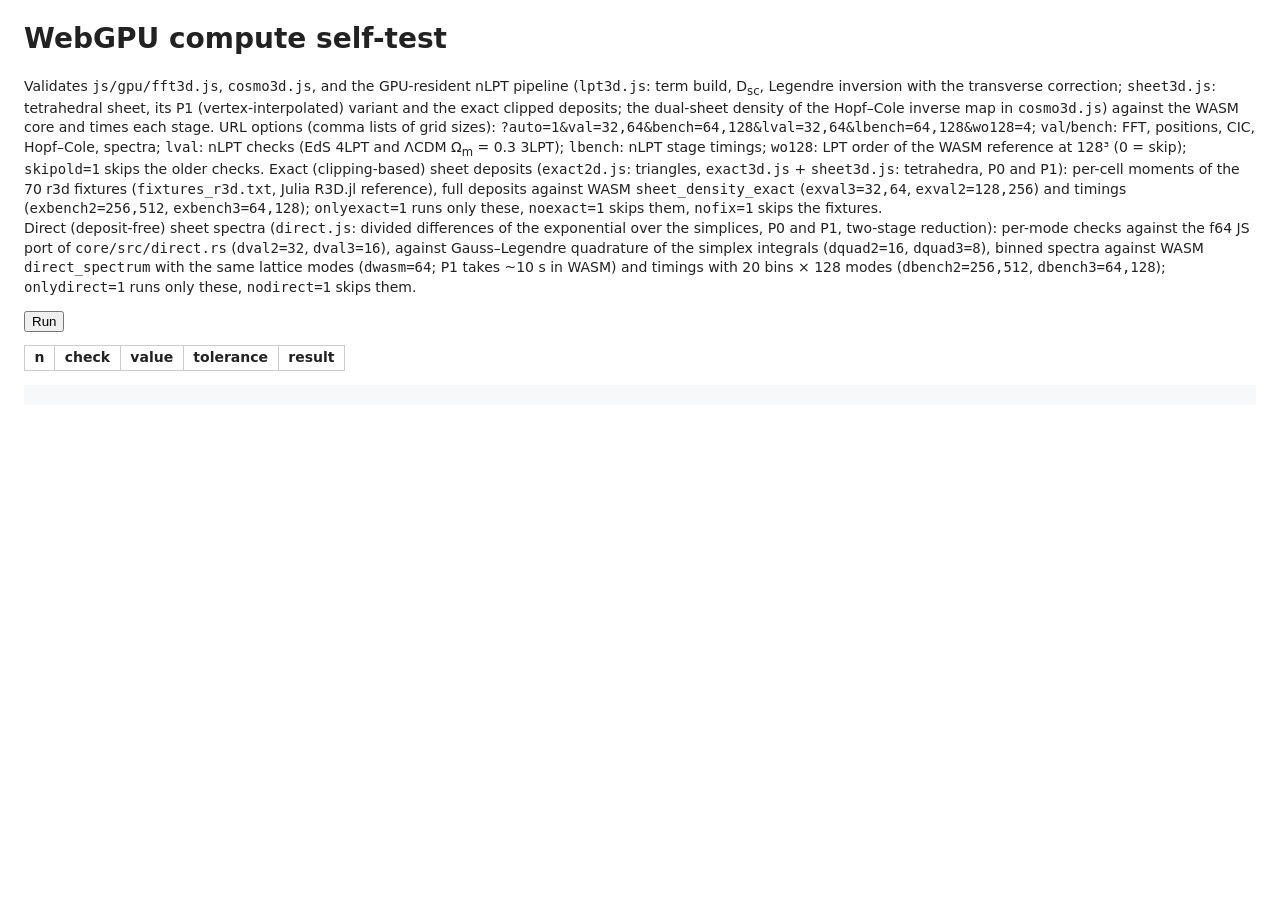
<file: app/gpu-test.html>
<!doctype html>
<html lang="en">
<head>
  <meta charset="utf-8">
  <title>WebGPU compute self-test</title>
  <meta name="viewport" content="width=device-width, initial-scale=1">
  <style>
    body { font: 14px/1.4 system-ui, sans-serif; margin: 1rem 1.5rem; color: #222; background: #fff; }
    table { border-collapse: collapse; margin: 0.8rem 0; }
    td, th { border: 1px solid #ccc; padding: 0.15rem 0.6rem; text-align: left; font-variant-numeric: tabular-nums; }
    .ok { color: #1a7f37; font-weight: 600; } .bad { color: #cf222e; font-weight: 600; }
    pre { background: #f6f8fa; padding: 0.6rem; overflow: auto; }
    @media (prefers-color-scheme: dark) { body { background: #111; color: #ddd; } td, th { border-color: #444; } pre { background: #1b1b1b; } }
  </style>
</head>
<body>
  <h1>WebGPU compute self-test</h1>
  <p>Validates <code>js/gpu/fft3d.js</code>, <code>cosmo3d.js</code>, and the GPU-resident nLPT pipeline (<code>lpt3d.js</code>: term build,
     D<sub>sc</sub>, Legendre inversion with the transverse correction; <code>sheet3d.js</code>: tetrahedral sheet, its P1 (vertex-interpolated) variant and the exact clipped deposits; the dual-sheet density
     of the Hopf&ndash;Cole inverse map in <code>cosmo3d.js</code>) against the WASM core and times
     each stage. URL options (comma lists of grid sizes): <code>?auto=1&amp;val=32,64&amp;bench=64,128&amp;lval=32,64&amp;lbench=64,128&amp;wo128=4</code>;
     <code>val</code>/<code>bench</code>: FFT, positions, CIC, Hopf&ndash;Cole, spectra; <code>lval</code>: nLPT checks (EdS 4LPT and
     &Lambda;CDM &Omega;<sub>m</sub> = 0.3 3LPT); <code>lbench</code>: nLPT stage timings; <code>wo128</code>: LPT order of the WASM reference at 128&sup3;
     (0 = skip); <code>skipold=1</code> skips the older checks.
     Exact (clipping-based) sheet deposits (<code>exact2d.js</code>: triangles, <code>exact3d.js</code> + <code>sheet3d.js</code>: tetrahedra, P0 and P1): per-cell moments of the 70 r3d fixtures
     (<code>fixtures_r3d.txt</code>, Julia R3D.jl reference), full deposits against WASM <code>sheet_density_exact</code> (<code>exval3=32,64</code>, <code>exval2=128,256</code>)
     and timings (<code>exbench2=256,512</code>, <code>exbench3=64,128</code>); <code>onlyexact=1</code> runs only these, <code>noexact=1</code> skips them, <code>nofix=1</code> skips the fixtures.<br>
     Direct (deposit-free) sheet spectra (<code>direct.js</code>: divided differences of the exponential over the simplices, P0 and P1, two-stage reduction):
     per-mode checks against the f64 JS port of <code>core/src/direct.rs</code> (<code>dval2=32</code>, <code>dval3=16</code>), against Gauss&ndash;Legendre quadrature of the simplex integrals
     (<code>dquad2=16</code>, <code>dquad3=8</code>), binned spectra against WASM <code>direct_spectrum</code> with the same lattice modes (<code>dwasm=64</code>; P1 takes ~10 s in WASM) and timings with 20 bins &times; 128 modes
     (<code>dbench2=256,512</code>, <code>dbench3=64,128</code>); <code>onlydirect=1</code> runs only these, <code>nodirect=1</code> skips them.</p>
  <button id="run">Run</button>
  <table id="tbl"><tr><th>n</th><th>check</th><th>value</th><th>tolerance</th><th>result</th></tr></table>
  <pre id="out"></pre>
  <script type="module" src="./js/gpu/selftest.js"></script>
</body>
</html>
</file>
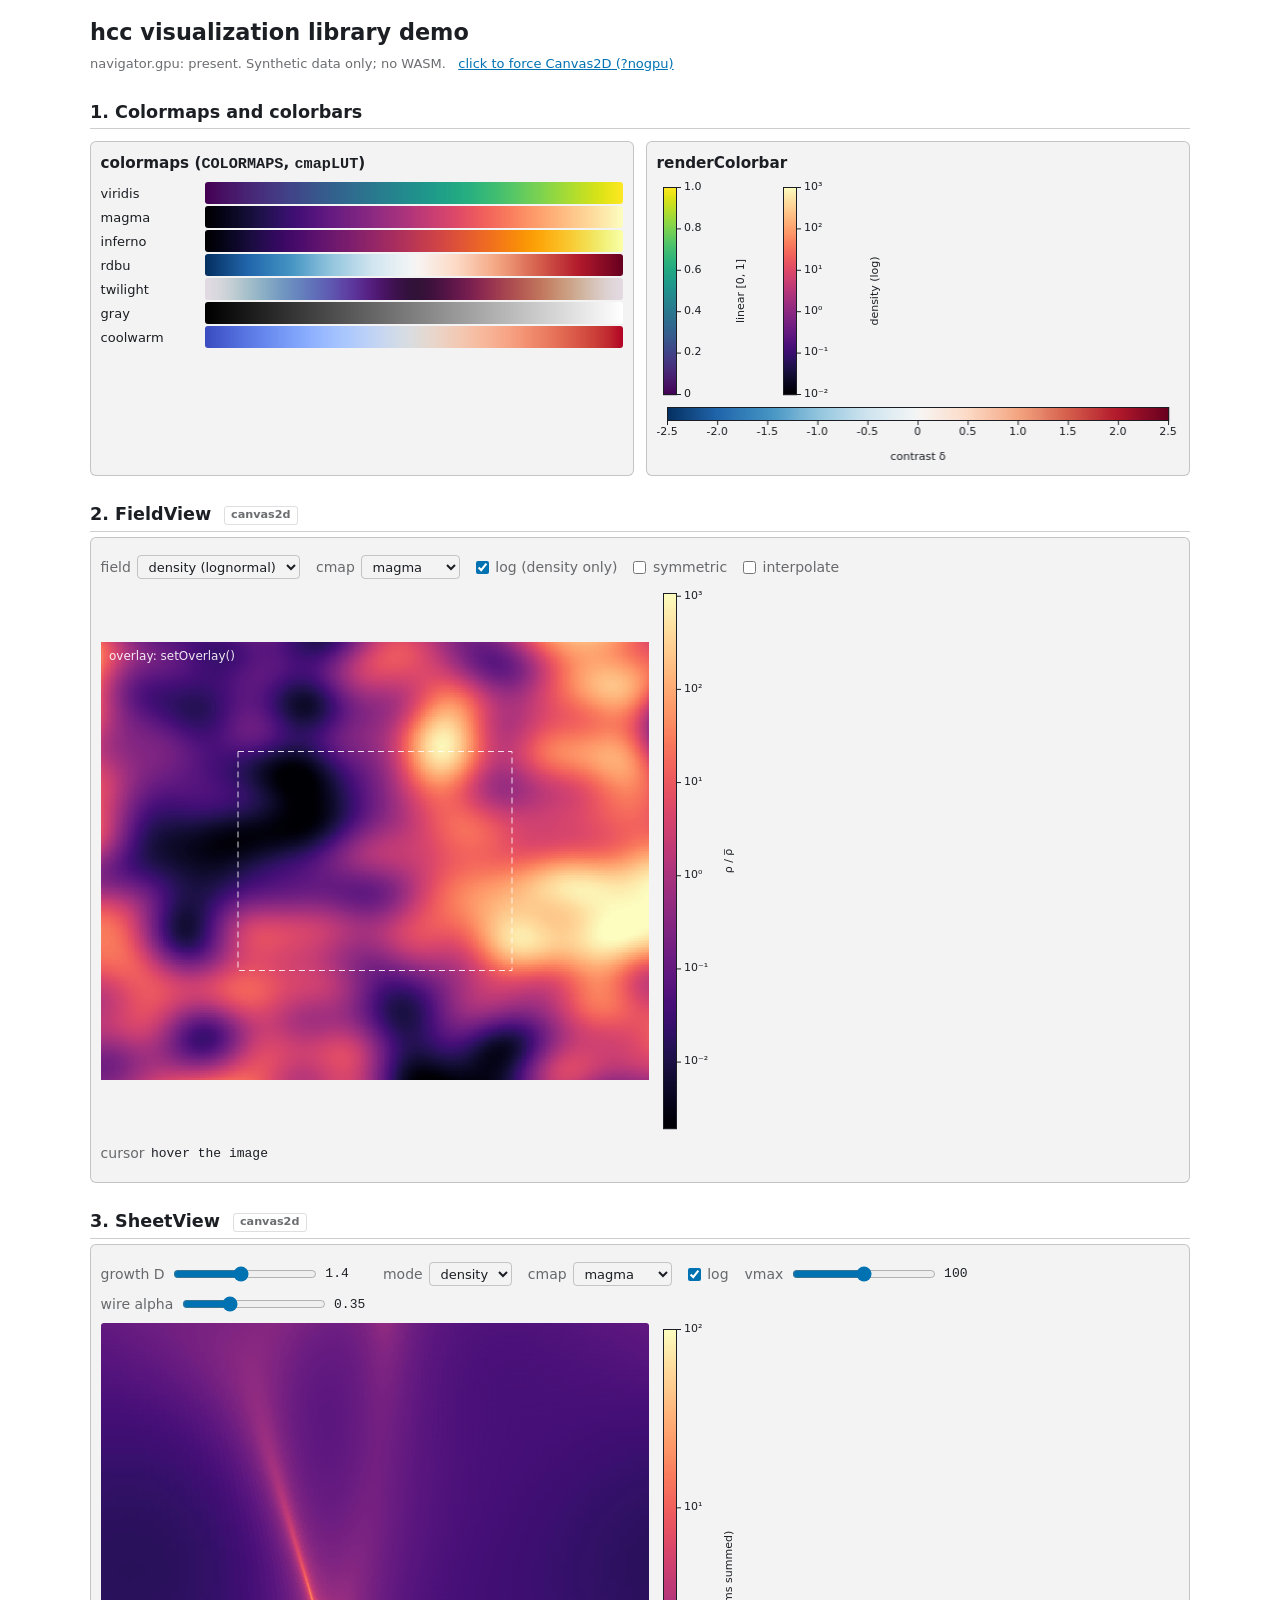
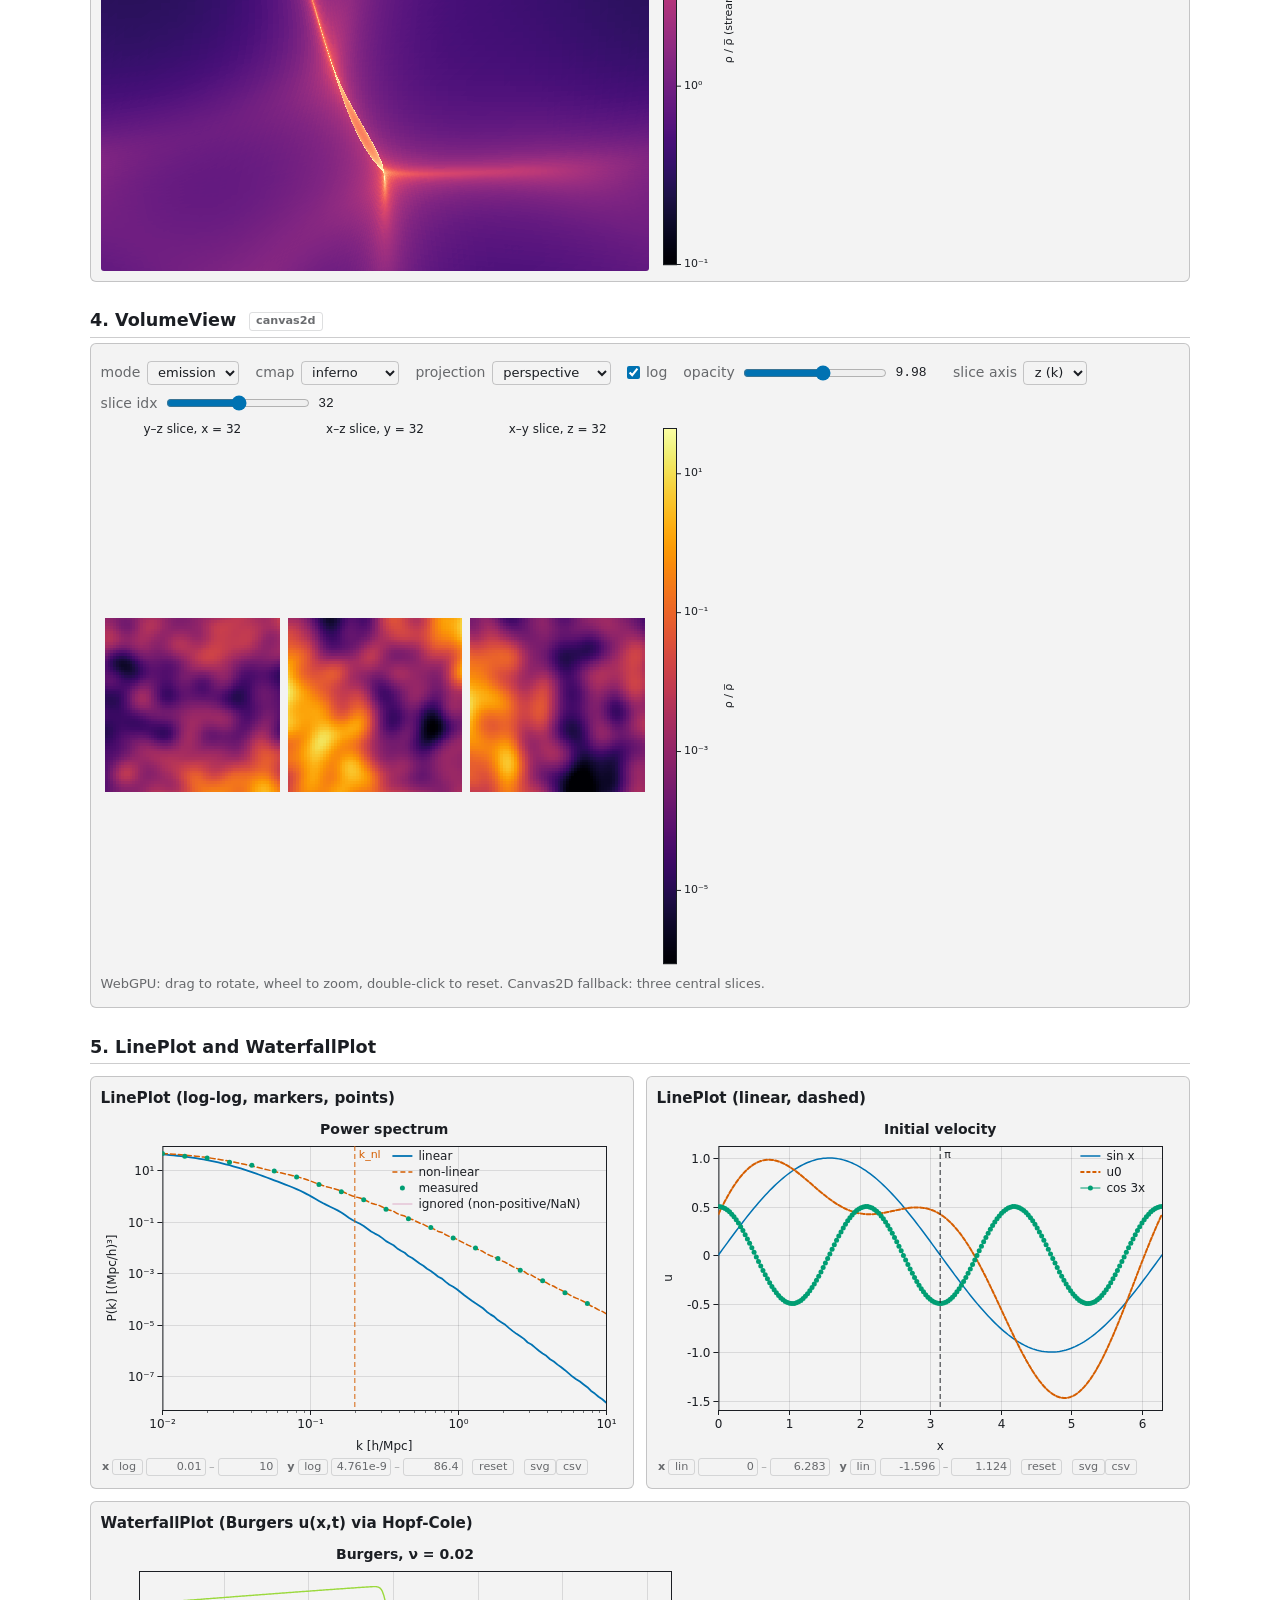
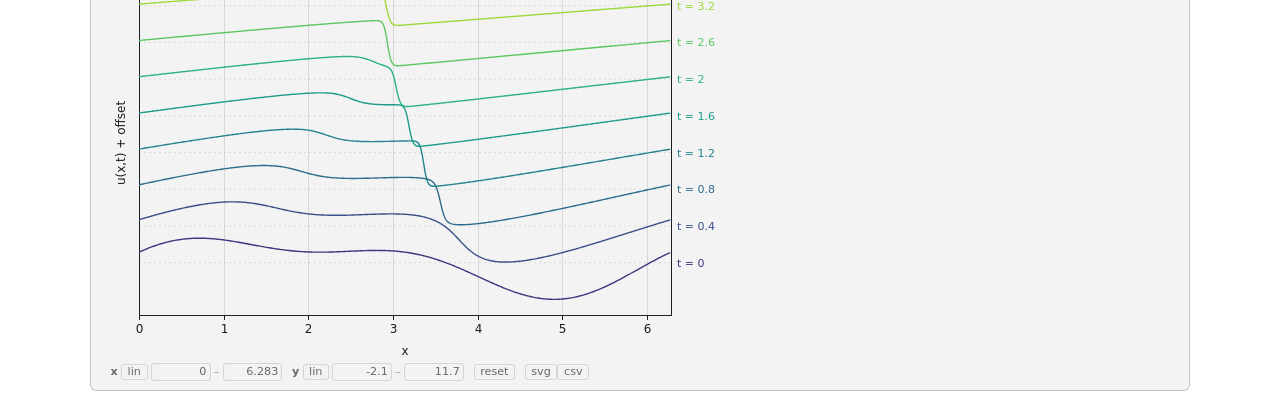
<file: app/viz-demo.html>
<!doctype html>
<html lang="en">
<head>
<meta charset="utf-8">
<meta name="viewport" content="width=device-width, initial-scale=1">
<meta name="color-scheme" content="light dark">
<title>hcc viz library demo</title>
<link rel="stylesheet" href="css/hcc.css">
<style>
  body { margin: 0; }
  h1 { font-size: 1.4rem; margin: 0 0 .25rem; }
  h2 { font-size: 1.1rem; margin: 1.6rem 0 .3rem; border-bottom: 1px solid var(--hcc-border); padding-bottom: .2rem; }
  .cmap-strip { display: block; width: 100%; height: 22px; aspect-ratio: auto !important; margin-bottom: 2px; }
  .cmap-row { display: grid; grid-template-columns: 6rem 1fr; align-items: center; gap: .5rem; font-size: .8125rem; }
  .hcc-colorbar { color: inherit; }
  a { color: var(--hcc-accent); }
</style>
</head>
<body class="hcc-page-body">
<div class="hcc-page">
  <h1>hcc visualization library demo</h1>
  <p class="hcc-note" id="env">Synthetic data only; no WASM. &nbsp;
    <a id="toggle-gpu" href="#">...</a></p>

  <h2>1. Colormaps and colorbars</h2>
  <div class="hcc-grid2">
    <div class="hcc-panel" id="cmap-panel"><div class="hcc-title">colormaps (<code>COLORMAPS</code>, <code>cmapLUT</code>)</div></div>
    <div class="hcc-panel">
      <div class="hcc-title">renderColorbar</div>
      <div class="hcc-row" style="align-items:stretch;gap:1.5rem">
        <canvas id="cb-v" class="hcc-colorbar" style="width:96px;height:220px;aspect-ratio:auto"></canvas>
        <canvas id="cb-v2" class="hcc-colorbar" style="width:110px;height:220px;aspect-ratio:auto"></canvas>
      </div>
      <canvas id="cb-h" class="hcc-colorbar" style="width:100%;height:64px;aspect-ratio:auto"></canvas>
    </div>
  </div>

  <h2>2. FieldView <span class="hcc-badge" id="b-field"></span></h2>
  <div class="hcc-panel">
    <div class="hcc-controls" id="field-ctl"></div>
    <div class="hcc-with-bar" style="max-width:640px">
      <div class="hcc-stage"><canvas id="field"></canvas></div>
      <canvas id="field-bar" class="hcc-colorbar"></canvas>
    </div>
    <div class="hcc-controls" id="field-read"></div>
  </div>

  <h2>3. SheetView <span class="hcc-badge" id="b-sheet"></span></h2>
  <div class="hcc-panel">
    <div class="hcc-controls" id="sheet-ctl"></div>
    <div class="hcc-with-bar" style="max-width:640px">
      <div class="hcc-stage"><canvas id="sheet"></canvas></div>
      <canvas id="sheet-bar" class="hcc-colorbar"></canvas>
    </div>
  </div>

  <h2>4. VolumeView <span class="hcc-badge" id="b-vol"></span></h2>
  <div class="hcc-panel">
    <div class="hcc-controls" id="vol-ctl"></div>
    <div class="hcc-with-bar" style="max-width:640px">
      <div class="hcc-stage"><canvas id="vol"></canvas></div>
      <canvas id="vol-bar" class="hcc-colorbar"></canvas>
    </div>
    <p class="hcc-note">WebGPU: drag to rotate, wheel to zoom, double-click to reset. Canvas2D fallback: three central slices.</p>
  </div>

  <h2>5. LinePlot and WaterfallPlot</h2>
  <div class="hcc-grid2">
    <div class="hcc-panel"><div class="hcc-title">LinePlot (log-log, markers, points)</div><div id="plot1"></div></div>
    <div class="hcc-panel"><div class="hcc-title">LinePlot (linear, dashed)</div><div id="plot2"></div></div>
  </div>
  <div class="hcc-panel"><div class="hcc-title">WaterfallPlot (Burgers u(x,t) via Hopf-Cole)</div><div id="plot3" style="max-width:640px"></div></div>
</div>

<script type="module">
import { COLORMAPS, cmapLUT, renderColorbar } from './js/viz/colormaps.js';
import { FieldView } from './js/viz/fieldview.js';
import { SheetView } from './js/viz/sheetview.js';
import { VolumeView } from './js/viz/volumeview.js';
import { LinePlot, WaterfallPlot } from './js/viz/plot.js';
import { slider, select, checkbox, button, readout, row } from './js/viz/ui.js';

const $ = (id) => document.getElementById(id);
const nogpu = new URLSearchParams(location.search).has('nogpu');
const toggle = $('toggle-gpu');
toggle.textContent = nogpu ? 'forced Canvas2D (?nogpu) - click for WebGPU' : 'click to force Canvas2D (?nogpu)';
toggle.href = nogpu ? location.pathname : '?nogpu=1';
$('env').prepend(`navigator.gpu: ${'gpu' in navigator ? 'present' : 'absent'}. `);

const views = (window.__hccDemo = { errors: [] });
window.addEventListener('error', (e) => views.errors.push(String(e.message)));
window.addEventListener('unhandledrejection', (e) => views.errors.push(String(e.reason)));

// deterministic RNG --------------------------------------------------------
function rng(seed) { return () => { seed |= 0; seed = seed + 0x6D2B79F5 | 0; let t = Math.imul(seed ^ seed >>> 15, 1 | seed); t = t + Math.imul(t ^ t >>> 7, 61 | t) ^ t; return ((t ^ t >>> 14) >>> 0) / 4294967296; }; }
const cmapNames = Object.keys(COLORMAPS);
const cmapOptions = cmapNames.map((v) => ({ value: v, label: v }));

// redraw a colorbar now and whenever its canvas is resized
function liveBar(canvas, getArgs) {
  const go = () => { const [name, lo, hi, o] = getArgs(); renderColorbar(canvas, name, lo, hi, o); };
  new ResizeObserver(go).observe(canvas); go();
  return go;
}

// 1. colormaps --------------------------------------------------------------
{
  const panel = $('cmap-panel');
  for (const name of cmapNames) {
    const r = document.createElement('div'); r.className = 'cmap-row'; panel.appendChild(r);
    const lab = document.createElement('span'); lab.textContent = name; r.appendChild(lab);
    const c = document.createElement('canvas'); c.className = 'cmap-strip'; c.width = 256; c.height = 1; r.appendChild(c);
    const ctx = c.getContext('2d'), lut = cmapLUT(name, 256), img = ctx.createImageData(256, 1);
    img.data.set(lut); ctx.putImageData(img, 0, 0);
    c.style.imageRendering = 'auto';
  }
  const cv = $('cb-v'), cv2 = $('cb-v2'), ch = $('cb-h');
  liveBar(cv, () => ['viridis', 0, 1, { label: 'linear [0, 1]' }]);
  liveBar(cv2, () => ['magma', 1e-2, 1e3, { label: 'density (log)', log: true }]);
  liveBar(ch, () => ['rdbu', -2.5, 2.5, { label: 'contrast δ', orientation: 'horizontal' }]);
}

// 2. FieldView --------------------------------------------------------------
async function setupField() {
  const n = 256, m = 320;
  const R = rng(7), modes = [];
  for (let q = 0; q < 60; q++) {
    const k = 1 + Math.floor(R() * 7), th = R() * Math.PI * 2;
    modes.push({ kx: k * Math.cos(th) * 2 * Math.PI, ky: k * Math.sin(th) * 2 * Math.PI, ph: R() * 6.283, a: 1.3 / Math.pow(k, 1.1) * (0.5 + R()) });
  }
  const delta = new Float32Array(n * m), rho = new Float32Array(n * m);
  for (let r = 0; r < n; r++) for (let c = 0; c < m; c++) {
    const x = c / m, y = r / n; let s = 0;
    for (const md of modes) s += md.a * Math.cos(md.kx * x + md.ky * y + md.ph);
    delta[r * m + c] = s; rho[r * m + c] = Math.exp(s);
  }
  const fv = await new FieldView($('field'), { cmap: 'magma' }).init();
  $('b-field').textContent = fv.backend; views.field = fv;
  const st = { which: 'rho', cmap: 'magma', log: true, sym: false, interp: false };
  const bar = liveBar($('field-bar'), () => { const r = fv.getRange(); return [fv.cmap, r.vmin, r.vmax, { log: r.log, label: st.which === 'rho' ? 'ρ / ρ̅' : 'δ' }]; });
  const update = () => {
    fv.setField(st.which === 'rho' ? rho : delta, n, m);
    fv.setColormap(st.cmap); fv.setInterpolate(st.interp);
    fv.setRange(undefined, undefined, { log: st.log && st.which === 'rho', symmetric: st.sym });
    fv.draw(); bar();
  };
  const ctl = $('field-ctl');
  select(ctl, { label: 'field', options: [{ value: 'rho', label: 'density (lognormal)' }, { value: 'delta', label: 'contrast (signed)' }], value: 'rho',
    onChange: (v) => { st.which = v; if (v === 'delta') { st.cmap = 'rdbu'; st.sym = true; cm.set('rdbu'); sym.set(true); } else { st.cmap = 'magma'; st.sym = false; cm.set('magma'); sym.set(false); } update(); } });
  const cm = select(ctl, { label: 'cmap', options: cmapOptions, value: 'magma', onChange: (v) => { st.cmap = v; update(); } });
  checkbox(ctl, { label: 'log (density only)', value: true, onChange: (v) => { st.log = v; update(); } });
  const sym = checkbox(ctl, { label: 'symmetric', value: false, onChange: (v) => { st.sym = v; update(); } });
  checkbox(ctl, { label: 'interpolate', value: false, onChange: (v) => { st.interp = v; update(); } });
  const ro = readout($('field-read'), { label: 'cursor' });
  ro.set('hover the image');
  $('field').addEventListener('pointermove', (e) => { const p = fv.pick(e); ro.set(p ? `row ${p.row}, col ${p.col}: ${p.value.toPrecision(4)}` : '-'); fv._cursor = p; });
  fv.setOverlay((ctx, w, h) => {
    const R = fv.viewRect, dpr = window.devicePixelRatio || 1;
    ctx.strokeStyle = 'rgba(255,255,255,.85)'; ctx.lineWidth = dpr; ctx.setLineDash([6 * dpr, 4 * dpr]);
    ctx.strokeRect(R.x + R.w * 0.25, R.y + R.h * 0.25, R.w * 0.5, R.h * 0.5);
    ctx.setLineDash([]); ctx.fillStyle = 'rgba(255,255,255,.9)'; ctx.font = `${12 * dpr}px system-ui,sans-serif`;
    ctx.fillText('overlay: setOverlay()', R.x + 8 * dpr, R.y + 18 * dpr);
  });
  update();
}

// 3. SheetView --------------------------------------------------------------
async function setupSheet() {
  const n = 128, L = 100;
  const modes = [[1, 0, .5, 0.3], [0, 1, .4, 1.9], [1, 1, .3, 4.0], [2, 1, .2, 2.2], [1, -2, .15, 0.7], [3, 0, .1, 5.1]];
  const pos = new Float32Array(2 * n * n);
  const build = (D) => {
    for (let i = 0; i < n; i++) for (let j = 0; j < n; j++) {
      const qx = i * L / n, qy = j * L / n; let sx = 0, sy = 0;
      for (const [kx, ky, A, ph] of modes) {
        const k2 = kx * kx + ky * ky, s = Math.sin(2 * Math.PI * (kx * qx + ky * qy) / L + ph);
        const c = A / k2 * L / (2 * Math.PI);
        sx += c * kx * s; sy += c * ky * s;       // s = -grad(psi), psi ~ cos
      }
      const o = 2 * (i * n + j);
      pos[o] = qx + D * sx; pos[o + 1] = qy + D * sy;  // unwrapped Eulerian positions
    }
  };
  const sv = await new SheetView($('sheet'), { cmap: 'magma' }).init();
  $('b-sheet').textContent = sv.backend; views.sheet = sv;
  const st = { D: 1.4, mode: 'density', cmap: 'magma', log: true, vmin: 0.1, vmax: 100, alpha: 0.35 };
  const bar = liveBar($('sheet-bar'), () => [st.cmap, st.log ? st.vmin : 0, st.vmax, { log: st.log, label: 'ρ / ρ̅ (streams summed)' }]);
  const redraw = () => {
    sv.draw({ mode: st.mode, cmap: st.cmap, vmin: st.log ? st.vmin : 0, vmax: st.vmax, log: st.log, wireAlpha: st.alpha }); bar();
  };
  const ctl = $('sheet-ctl');
  slider(ctl, { label: 'growth D', min: 0, max: 3, step: 0.01, value: st.D, onInput: (v) => { st.D = v; build(v); sv.setMesh(pos, n, L); redraw(); } });
  select(ctl, { label: 'mode', options: ['density', 'wire', 'both'].map((v) => ({ value: v, label: v })), value: 'density', onChange: (v) => { st.mode = v; redraw(); } });
  select(ctl, { label: 'cmap', options: cmapOptions, value: 'magma', onChange: (v) => { st.cmap = v; redraw(); } });
  checkbox(ctl, { label: 'log', value: true, onChange: (v) => { st.log = v; redraw(); } });
  slider(ctl, { label: 'vmax', min: 1, max: 1e4, value: st.vmax, log: true, onInput: (v) => { st.vmax = v; redraw(); } });
  slider(ctl, { label: 'wire alpha', min: 0.05, max: 1, step: 0.05, value: st.alpha, onInput: (v) => { st.alpha = v; redraw(); } });
  build(st.D); sv.setMesh(pos, n, L); redraw();
}

// 4. VolumeView ---------------------------------------------------------------
async function setupVolume() {
  const n = 64, R = rng(11), modes = [];
  for (let q = 0; q < 50; q++) {
    const k = 1 + Math.floor(R() * 6), a = R() * 6.283, b = Math.acos(2 * R() - 1);
    modes.push({ kx: k * Math.sin(b) * Math.cos(a) * 2 * Math.PI, ky: k * Math.sin(b) * Math.sin(a) * 2 * Math.PI, kz: k * Math.cos(b) * 2 * Math.PI, ph: R() * 6.283, a: 1.1 / Math.pow(k, 0.9) * (0.5 + R()) });
  }
  const data = new Float32Array(n * n * n);
  let sum = 0;
  for (let i = 0; i < n; i++) for (let j = 0; j < n; j++) for (let k = 0; k < n; k++) {
    const x = i / n, y = j / n, z = k / n; let s = 0;
    for (const md of modes) s += md.a * Math.cos(md.kx * x + md.ky * y + md.kz * z + md.ph);
    const v = Math.exp(s); data[(i * n + j) * n + k] = v; sum += v;
  }
  for (let q = 0; q < data.length; q++) data[q] /= sum / data.length;
  const vv = await new VolumeView($('vol'), { cmap: 'inferno' }).init();
  $('b-vol').textContent = vv.backend; views.vol = vv;
  vv.setVolume(data, n);
  const st = { mode: 'emission', axis: 2, index: n >> 1, opacity: 10, cmap: 'inferno', log: true, proj: 'perspective' };
  const bar = liveBar($('vol-bar'), () => { const r = vv.getRange(); return [vv.cmap, r.vmin, r.vmax, { log: r.log, label: 'ρ / ρ̅' }]; });
  const redraw = () => {
    vv.setColormap(st.cmap); vv.setRange(undefined, undefined, { log: st.log }); vv.setCamera({ projection: st.proj });
    vv.draw({ mode: st.mode, axis: st.axis, index: st.index, opacity: st.opacity }); bar();
  };
  const ctl = $('vol-ctl');
  select(ctl, { label: 'mode', options: ['mip', 'emission', 'slice'].map((v) => ({ value: v, label: v })), value: st.mode, onChange: (v) => { st.mode = v; redraw(); } });
  select(ctl, { label: 'cmap', options: cmapOptions, value: st.cmap, onChange: (v) => { st.cmap = v; redraw(); } });
  select(ctl, { label: 'projection', options: ['perspective', 'orthographic'].map((v) => ({ value: v, label: v })), value: st.proj, onChange: (v) => { st.proj = v; redraw(); } });
  checkbox(ctl, { label: 'log', value: true, onChange: (v) => { st.log = v; redraw(); } });
  slider(ctl, { label: 'opacity', min: 0.5, max: 100, value: st.opacity, log: true, onInput: (v) => { st.opacity = v; redraw(); } });
  select(ctl, { label: 'slice axis', options: [{ value: 0, label: 'x (i)' }, { value: 1, label: 'y (j)' }, { value: 2, label: 'z (k)' }], value: 2, onChange: (v) => { st.axis = +v; redraw(); } });
  slider(ctl, { label: 'slice idx', min: 0, max: n - 1, step: 1, value: st.index, onInput: (v) => { st.index = Math.round(v); redraw(); } });
  redraw();
}

// 5. Plots ---------------------------------------------------------------------
function setupPlots() {
  // power-spectrum-like data
  const k = Array.from({ length: 120 }, (_, i) => 0.01 * Math.pow(10, 3 * i / 119));
  const T = (q) => { const x = q / 0.02; return Math.pow(Math.log(1 + 2.34 * x) / (2.34 * x), 2) / Math.sqrt(1 + 0.3 * x + 0.1 * x * x); };
  const lin = k.map((q) => 2e4 * Math.pow(q, 0.96) * T(q) ** 2 * (1 + 0.04 * Math.sin(q / 0.011)));
  const nl = k.map((q, i) => lin[i] * (1 + Math.pow(q / 0.2, 1.5) * 8));
  const R = rng(3), ks = k.filter((_, i) => i % 6 === 0);
  const meas = ks.map((q) => 2e4 * Math.pow(q, 0.96) * T(q) ** 2 * (1 + Math.pow(q / 0.2, 1.5) * 8) * (1 + 0.15 * (R() - 0.5)));
  const p1 = new LinePlot($('plot1'));
  p1.setAxes({ xlog: true, ylog: true, xlabel: 'k  [h/Mpc]', ylabel: 'P(k)  [(Mpc/h)³]', title: 'Power spectrum' });
  p1.setSeries([
    { x: k, y: lin, label: 'linear', width: 1.8 },
    { x: k, y: nl, label: 'non-linear', dash: '5 3' },
    { x: ks, y: meas, label: 'measured', points: true, line: false },
    { x: [0.01, 0.5, NaN, 1], y: [-1, 5, 3, 0], label: 'ignored (non-positive/NaN)', opacity: 0.4 },
  ]);
  p1.setMarkers([{ x: 0.2, label: 'k_nl', color: '#D55E00' }]);
  p1.draw();

  const x = Array.from({ length: 200 }, (_, i) => i / 199 * 2 * Math.PI);
  const p2 = new LinePlot($('plot2'), { width: 520, height: 340 });
  p2.setAxes({ xlabel: 'x', ylabel: 'u', title: 'Initial velocity', xlim: [0, 2 * Math.PI] });
  p2.setSeries([
    { x, y: x.map((v) => Math.sin(v)), label: 'sin x' },
    { x, y: x.map((v) => Math.sin(v) + 0.5 * Math.sin(2 * v + 1)), label: 'u0', dash: '4 2', width: 2 },
    { x, y: x.map((v) => 0.5 * Math.cos(3 * v)), label: 'cos 3x', points: true, width: 1 },
  ]);
  p2.setMarkers([{ x: Math.PI, label: 'π' }]);
  p2.draw();

  // Burgers via Hopf-Cole: u = (x - q*)/t, weights exp(-S/2nu), S = (x-q)^2/2t + phi0(q)
  const nu = 0.02, phi0 = (q) => -Math.cos(q) - 0.25 * Math.cos(2 * q + 1), u0 = (q) => Math.sin(q) + 0.5 * Math.sin(2 * q + 1);
  const nx = 400, xs = Float64Array.from({ length: nx }, (_, i) => i / nx * 2 * Math.PI);
  const qs = Float64Array.from({ length: 3000 }, (_, i) => -2 * Math.PI + i / 3000 * 6 * Math.PI);
  const times = [0, 0.4, 0.8, 1.2, 1.6, 2.0, 2.6, 3.2];
  const series = times.map((t) => {
    const u = new Float64Array(nx);
    for (let i = 0; i < nx; i++) {
      if (t === 0) { u[i] = u0(xs[i]); continue; }
      let smin = Infinity; const S = new Float64Array(qs.length);
      for (let j = 0; j < qs.length; j++) { const d = xs[i] - qs[j]; S[j] = d * d / (2 * t) + phi0(qs[j]); if (S[j] < smin) smin = S[j]; }
      let num = 0, den = 0;
      for (let j = 0; j < qs.length; j++) { const w = Math.exp(-(S[j] - smin) / (2 * nu)); num += w * (xs[i] - qs[j]) / t; den += w; }
      u[i] = num / den;
    }
    return { x: xs, y: u, label: `t = ${t}`, width: 1.4 };
  });
  const p3 = new WaterfallPlot($('plot3'), { width: 620, height: 420 });
  p3.setAxes({ xlabel: 'x', ylabel: 'u(x,t) + offset', title: 'Burgers, ν = 0.02', xlim: [0, 2 * Math.PI] });
  p3.setSeries(series);
  p3.draw();
  views.plots = [p1, p2, p3];
}

for (const f of [setupField, setupSheet, setupVolume]) f().catch((e) => { console.error(f.name, e); views.errors.push(f.name + ': ' + e.message); });
try { setupPlots(); } catch (e) { console.error(e); views.errors.push('plots: ' + e.message); }
</script>
</body>
</html>
</file>
<file: app/css/hcc.css>
/* hcc.css - minimal styles for the hcc visualization library (js/viz/*).
 *
 * Theme-agnostic by construction: text colour is inherited, and tints are
 * derived from `currentColor` via color-mix(), so the same rules work on light
 * and dark pages (OS preference, Bootstrap/Quarto dark toggle, or neither).
 * All rules are scoped to .hcc-* classes and are safe inside Bootstrap pages. */

:root {
  --hcc-accent: #0072b2;
  --hcc-gap: 0.75rem;
  --hcc-radius: 6px;
  --hcc-border: color-mix(in srgb, currentColor 22%, transparent);
  --hcc-tint: color-mix(in srgb, currentColor 5%, transparent);
  --hcc-muted: color-mix(in srgb, currentColor 65%, transparent);
}
@media (prefers-color-scheme: dark) {
  :root:not([data-bs-theme="light"]):not(.quarto-light) { --hcc-accent: #56b4e9; color-scheme: dark; }
}
[data-bs-theme="dark"], .quarto-dark { --hcc-accent: #56b4e9; }

/* standalone demo page helper (not used inside Quarto) */
.hcc-page { max-width: 1100px; margin: 0 auto; padding: 1rem; font: 15px/1.5 system-ui, -apple-system, "Segoe UI", sans-serif; }
@media (prefers-color-scheme: dark) { .hcc-page-body { background: #14161a; color: #e6e8eb; } }
@media (prefers-color-scheme: light) { .hcc-page-body { background: #fff; color: #1b1e23; } }

/* control containers */
.hcc-controls { display: flex; flex-wrap: wrap; gap: 0.5rem 1rem; align-items: center; margin: 0.5rem 0; font-size: 0.875rem; }
.hcc-row { display: flex; flex-wrap: wrap; gap: 0.5rem 1rem; align-items: center; }
.hcc-ctl { display: inline-flex; align-items: center; gap: 0.4rem; margin: 0; font-weight: normal; }
.hcc-label { color: var(--hcc-muted); white-space: nowrap; }
.hcc-slider input[type="range"] { width: 9rem; accent-color: var(--hcc-accent); }
.hcc-value { min-width: 3.2em; font-variant-numeric: tabular-nums; font-family: ui-monospace, SFMono-Regular, Menlo, Consolas, monospace; font-size: 0.8125rem; }
.hcc-select select { font: inherit; font-size: 0.8125rem; padding: 0.15rem 0.4rem; border: 1px solid var(--hcc-border); border-radius: 4px; background: transparent; color: inherit; width: auto; }
.hcc-select select option { color: #111; background: #fff; }
.hcc-check input { accent-color: var(--hcc-accent); margin: 0; }
.hcc-btn { font: inherit; font-size: 0.8125rem; padding: 0.15rem 0.7rem; border: 1px solid var(--hcc-border); border-radius: 4px; background: transparent; color: inherit; cursor: pointer; }
.hcc-btn:hover { background: var(--hcc-tint); }
.hcc-btn:disabled { opacity: 0.5; cursor: default; }

/* panels */
.hcc-panel { border: 1px solid var(--hcc-border); border-radius: var(--hcc-radius); background: var(--hcc-tint); padding: 0.6rem; min-width: 0; }
.hcc-panel > h3, .hcc-panel > .hcc-title { margin: 0 0 0.4rem; font-size: 0.95rem; font-weight: 600; }
.hcc-panel canvas { display: block; width: 100%; aspect-ratio: 1 / 1; border-radius: 3px; }
.hcc-panel canvas.hcc-wide { aspect-ratio: 16 / 9; }
.hcc-panel .hcc-plot { margin: 0 auto; }
.hcc-plot-tools { display: flex; flex-wrap: wrap; gap: 0.15rem 0.6rem; align-items: center; margin: 0.15rem auto 0; font-size: 0.7rem; color: var(--hcc-muted); line-height: 1.4; }
.hcc-plot-tools .hcc-pt-axis { display: inline-flex; align-items: center; gap: 0.2rem; }
.hcc-plot-tools .hcc-pt-label { font-weight: 600; }
.hcc-plot-tools .hcc-pt-btn { font: inherit; padding: 0 0.35rem; border: 1px solid var(--hcc-border); border-radius: 3px; background: transparent; color: inherit; cursor: pointer; line-height: 1.3; }
.hcc-plot-tools .hcc-pt-btn:hover { border-color: var(--hcc-accent, #0072B2); color: var(--hcc-accent, #0072B2); }
.hcc-plot-tools .hcc-pt-in { font: inherit; width: 4.6em; padding: 0 0.2rem; border: 1px solid var(--hcc-border); border-radius: 3px; background: transparent; color: inherit; text-align: right; }
.hcc-plot-tools .hcc-pt-dash { opacity: 0.6; }
.hcc-plot-tools .hcc-pt-readout { margin-left: auto; font-variant-numeric: tabular-nums; min-width: 9em; text-align: right; }
.hcc-plot-tools.is-changed .hcc-pt-reset { border-color: var(--hcc-accent, #0072B2); color: var(--hcc-accent, #0072B2); }
.hcc-with-bar { display: flex; gap: 0.5rem; align-items: stretch; }
.hcc-with-bar > .hcc-stage { position: relative; flex: 1 1 auto; min-width: 0; }
.hcc-with-bar > canvas.hcc-colorbar { flex: 0 0 auto; width: 84px; height: auto; min-height: 0; aspect-ratio: auto; align-self: stretch; contain: size; }  /* contain: size — the bar's pixel buffer is sized from its rendered height (× devicePixelRatio), and without containment that intrinsic size would grow the row on Retina displays */
.hcc-note { color: var(--hcc-muted); font-size: 0.8125rem; margin: 0.25rem 0; }
.hcc-badge { display: inline-block; font-size: 0.7rem; padding: 0 0.4rem; border-radius: 3px; border: 1px solid var(--hcc-border); color: var(--hcc-muted); vertical-align: middle; margin-left: 0.4rem; }

/* responsive grids of panels */
.hcc-grid2, .hcc-grid3 { display: grid; gap: var(--hcc-gap); margin: var(--hcc-gap) 0; grid-template-columns: 1fr; }
@media (min-width: 640px) { .hcc-grid2 { grid-template-columns: repeat(2, minmax(0, 1fr)); } .hcc-grid3 { grid-template-columns: repeat(2, minmax(0, 1fr)); } }
@media (min-width: 960px) { .hcc-grid3 { grid-template-columns: repeat(3, minmax(0, 1fr)); } }

/* landing page call-to-action buttons and chapter widgets */
.hcc-cta { display: flex; gap: 0.75rem; flex-wrap: wrap; margin: 1.25rem 0; }
.hcc-widget { margin: 1rem 0 1.5rem; }
.hcc-widget .hcc-controls { padding: 0.5rem 0.75rem; border: 1px solid var(--hcc-border); border-radius: var(--hcc-radius); background: var(--hcc-tint); }
.hcc-widget .hcc-slider input[type="range"] { width: 11rem; }
</file>
